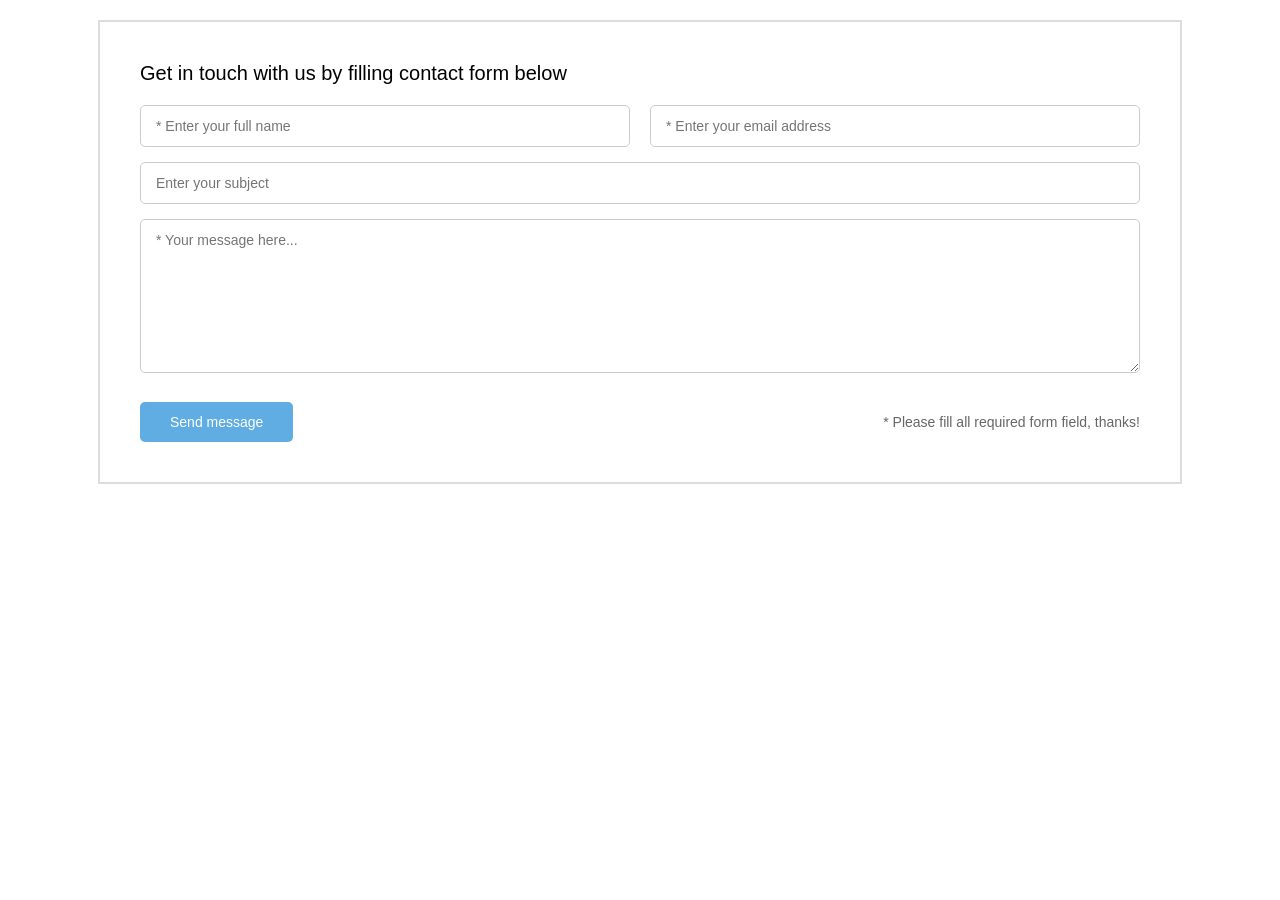
<file: BTTH2/Bai1/index.html>
<!DOCTYPE html>
<html lang="en">
<head>
    <meta charset="UTF-8">
    <meta name="viewport" content="width=device-width, initial-scale=1.0">
    <title>Document</title>
    <link rel="stylesheet" href="style.css">
</head>
<body>
    
    <form action="" id="message">
        <h3>Get in touch with us by filling contact form below</h3>
        
        <div class="row">
            <input type="text" placeholder="* Enter your full name">
            <input type="text" placeholder="* Enter your email address">
        </div>
        
        <input type="text" placeholder="Enter your subject">
        
        <textarea placeholder="* Your message here..." rows="8" class="inputmessage"></textarea>
        
        <div class="footer">
            <button type="submit" class="click">Send message</button>
            <p>* Please fill all required form field, thanks!</p>
        </div>
    </form>

</body>
</html>
</file>
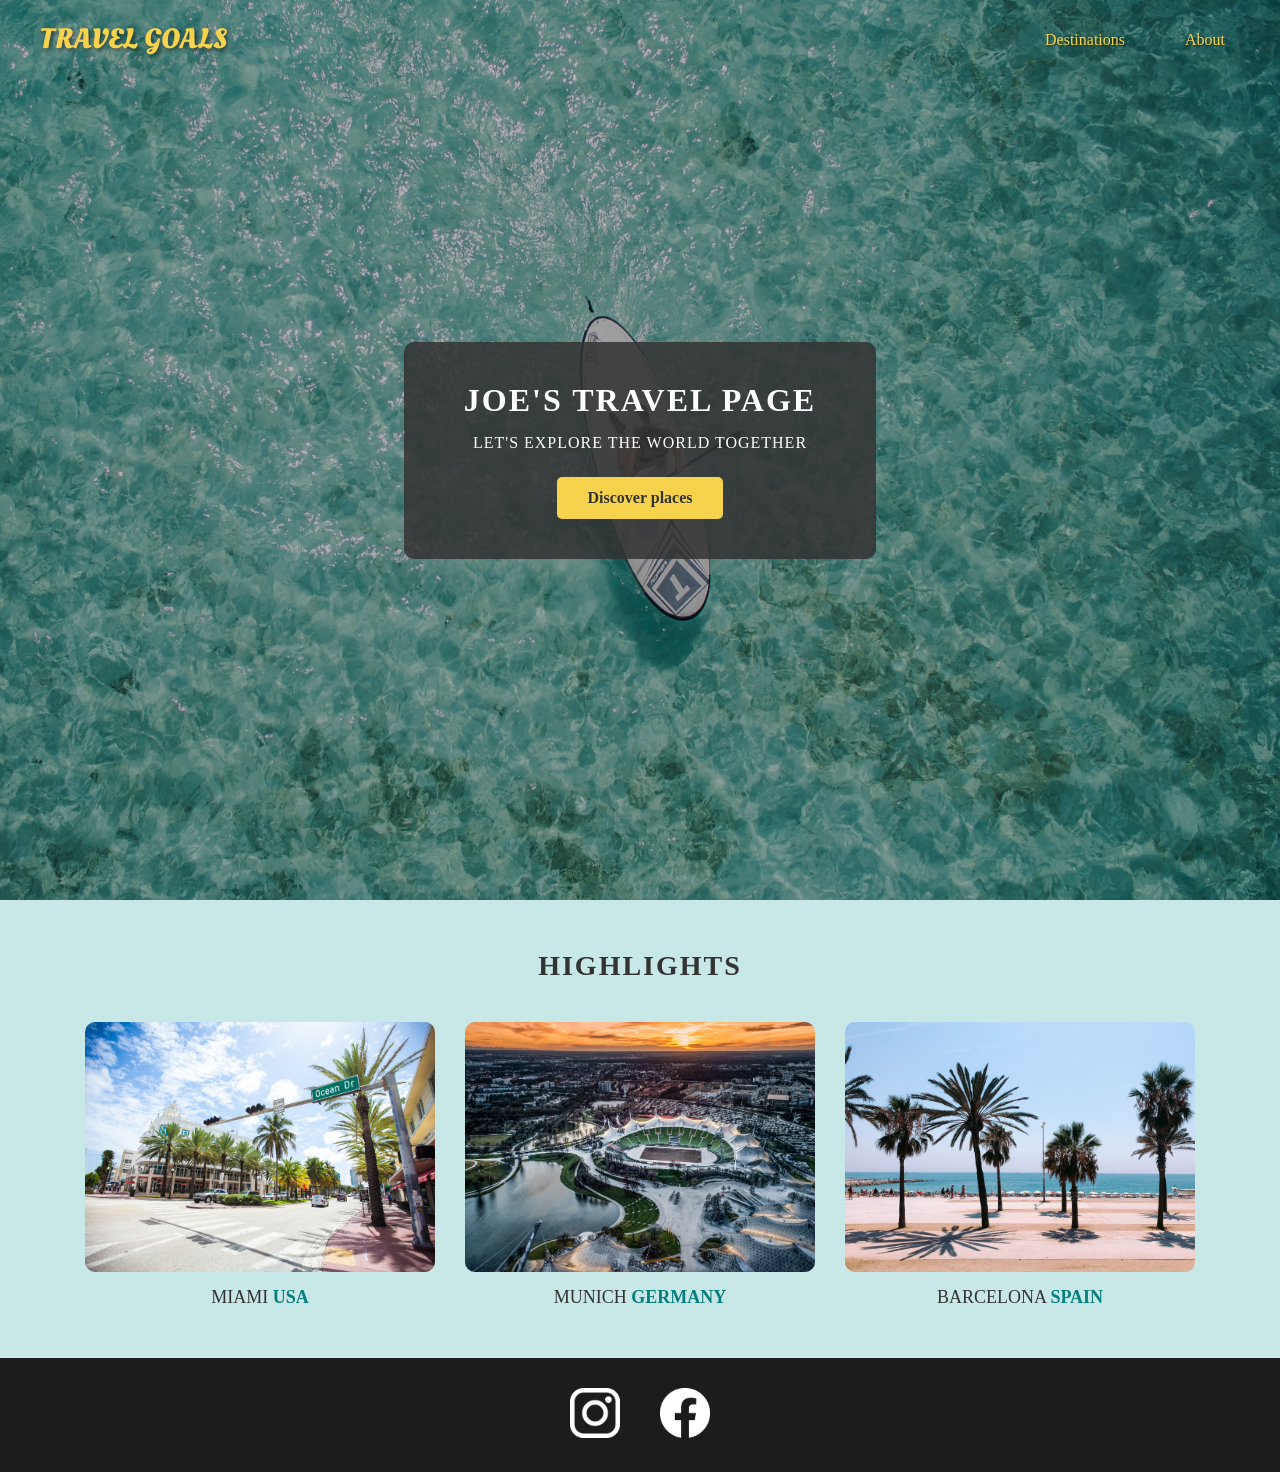
<file: BTTH2/Bai2/index.html>
<!DOCTYPE html>
<html lang="en">
  <head>
    <meta charset="UTF-8" />
    <meta name="viewport" content="width=device-width, initial-scale=1.0" />
    <link
      href="https://fonts.googleapis.com/css2?family=Raleway:wght@700&family=Oleo+Script:wght@700&family=Quicksand:wght@300;500&display=swap"
      rel="stylesheet"
    />
    <link rel="stylesheet" href="styles.css" />
    <title>Travel Goals</title>
  </head>
  <body>
    <header>
      <div id="page-logo">
        <a href="#">TRAVEL GOALS</a>
      </div>
      <nav>
        <ul>
          <li><a href="#">Destinations</a></li>
          <li><a href="#">About</a></li>
        </ul>
      </nav>
    </header>
    <main>
      <section id="hero">
        <div id="hero-content">
          <h1>JOE'S TRAVEL PAGE</h1>
          <p>LET'S EXPLORE THE WORLD TOGETHER</p>
          <a href="#" class="btn">Discover places</a>
        </div>
      </section>
      <section id="highlights">
        <h2>HIGHLIGHTS</h2>
        <ul id="destinations">
          <li class="destination">
            <img src="extra-files/cities/miami.jpg" alt="Miami streets on sunny day" />
            <p>MIAMI <strong>USA</strong></p>
          </li>
          <li class="destination">
            <img src="extra-files/cities/munich.jpg" alt="Munich stadium in winter" />
            <p>MUNICH <strong>GERMANY</strong></p>
          </li>
          <li class="destination">
            <img src="extra-files/cities/barcelona.jpg" alt="Palm beach in Barcelona" />
            <p>BARCELONA <strong>SPAIN</strong></p>
          </li>
        </ul>
      </section>
    </main>
    <footer>
      <ul>
        <li>
          <a href="https://www.instagram.com">
            <img src="extra-files/icons/insta.png" alt="Instagram logo" />
          </a>
        </li>
        <li>
          <a href="https://www.facebook.com">
            <img src="extra-files/icons/facebook.png" alt="Facebook logo" />
          </a>
        </li>
      </ul>
    </footer>
  </body>
</html>
</file>
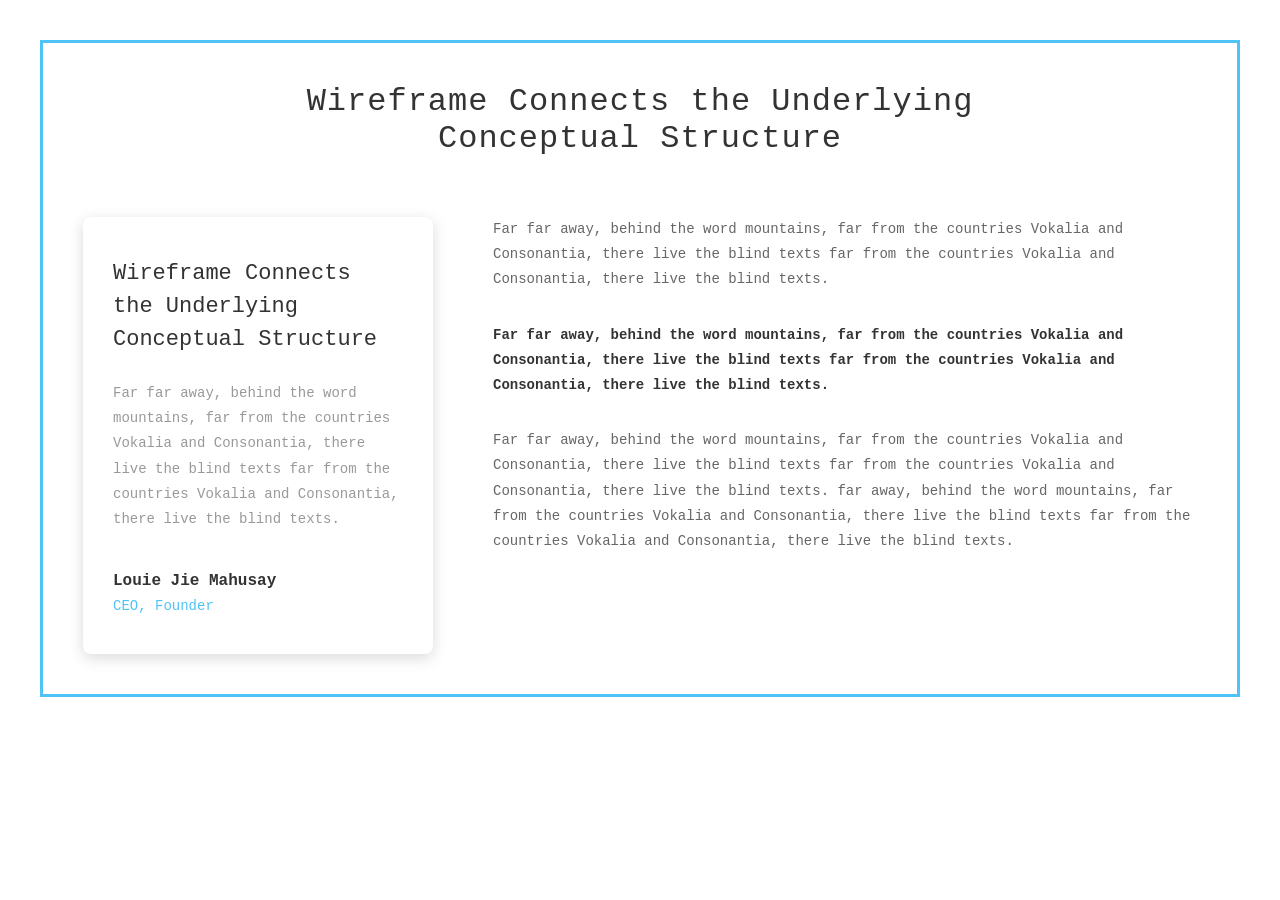
<file: BTTH2/Bai3/index.html>
<!DOCTYPE html>
<html lang="en">
<head>
    <meta charset="UTF-8">
    <meta name="viewport" content="width=device-width, initial-scale=1.0">
    <title>Wireframe Layout</title>
    <link rel="stylesheet" href="style.css">
</head>
<body>
    <div class="container">
        <h1 class="main-title">Wireframe Connects the Underlying<br>Conceptual Structure</h1>
        
        <div class="content-wrapper">
            <div class="card">
                <h2>Wireframe Connects the Underlying Conceptual Structure</h2>
                <p class="card-text">
                    Far far away, behind the word mountains, far from the countries Vokalia and Consonantia, there live the blind texts far from the countries Vokalia and Consonantia, there live the blind texts.
                </p>
                <h3 class="author-name">Louie Jie Mahusay</h3>
                <p class="author-title">CEO, Founder</p>
            </div>
            
            <div class="text-content">
                <p>
                    Far far away, behind the word mountains, far from the countries Vokalia and Consonantia, there live the blind texts far from the countries Vokalia and Consonantia, there live the blind texts.
                </p>
                <p>
                    <strong>Far far away, behind the word mountains, far from the countries Vokalia and Consonantia, there live the blind texts far from the countries Vokalia and Consonantia, there live the blind texts.</strong>
                </p>
                <p>
                    Far far away, behind the word mountains, far from the countries Vokalia and Consonantia, there live the blind texts far from the countries Vokalia and Consonantia, there live the blind texts. far away, behind the word mountains, far from the countries Vokalia and Consonantia, there live the blind texts far from the countries Vokalia and Consonantia, there live the blind texts.
                </p>
            </div>
        </div>
    </div>
</body>
</html>
</file>
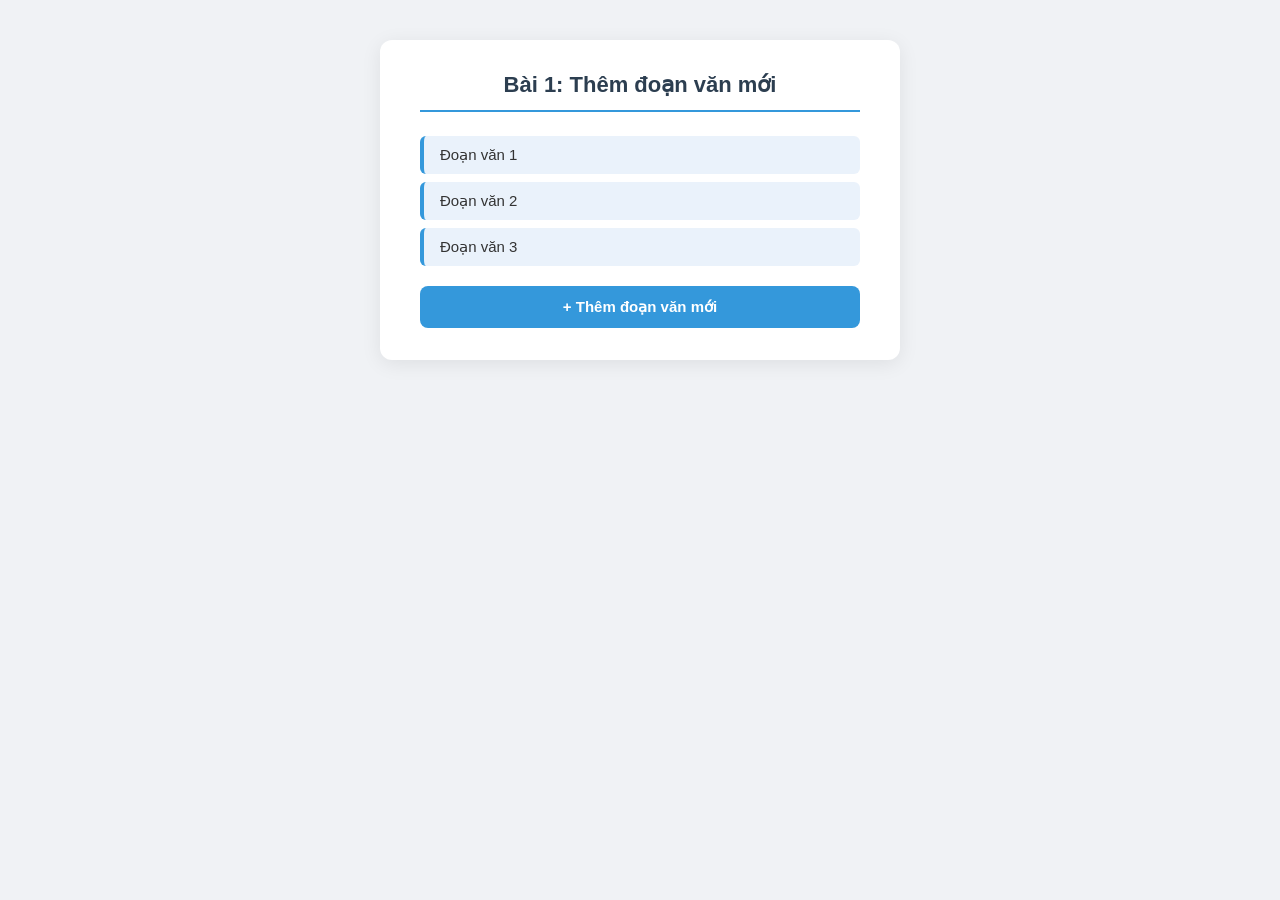
<file: BTVN/Projects/index.html>
<!DOCTYPE html>
<html lang="en">
<head>
  <meta charset="UTF-8">
  <meta name="viewport" content="width=device-width, initial-scale=1.0">
  <title>Bài tập 1 - Thêm đoạn văn</title>
  <link rel="stylesheet" href="css/style.css">
</head>
<body>
  <div class="page-wrapper">
    <h2 class="page-title">Bài 1: Thêm đoạn văn mới</h2>
    <div class="paragraph-list" id="paragraphList">
      <p>Đoạn văn 1</p>
      <p>Đoạn văn 2</p>
      <p>Đoạn văn 3</p>
    </div>
    <button class="btn-primary" id="btnAddParagraph">+ Thêm đoạn văn mới</button>
  </div>
  <script src="js/script.js"></script>
</body>
</html>
</file>
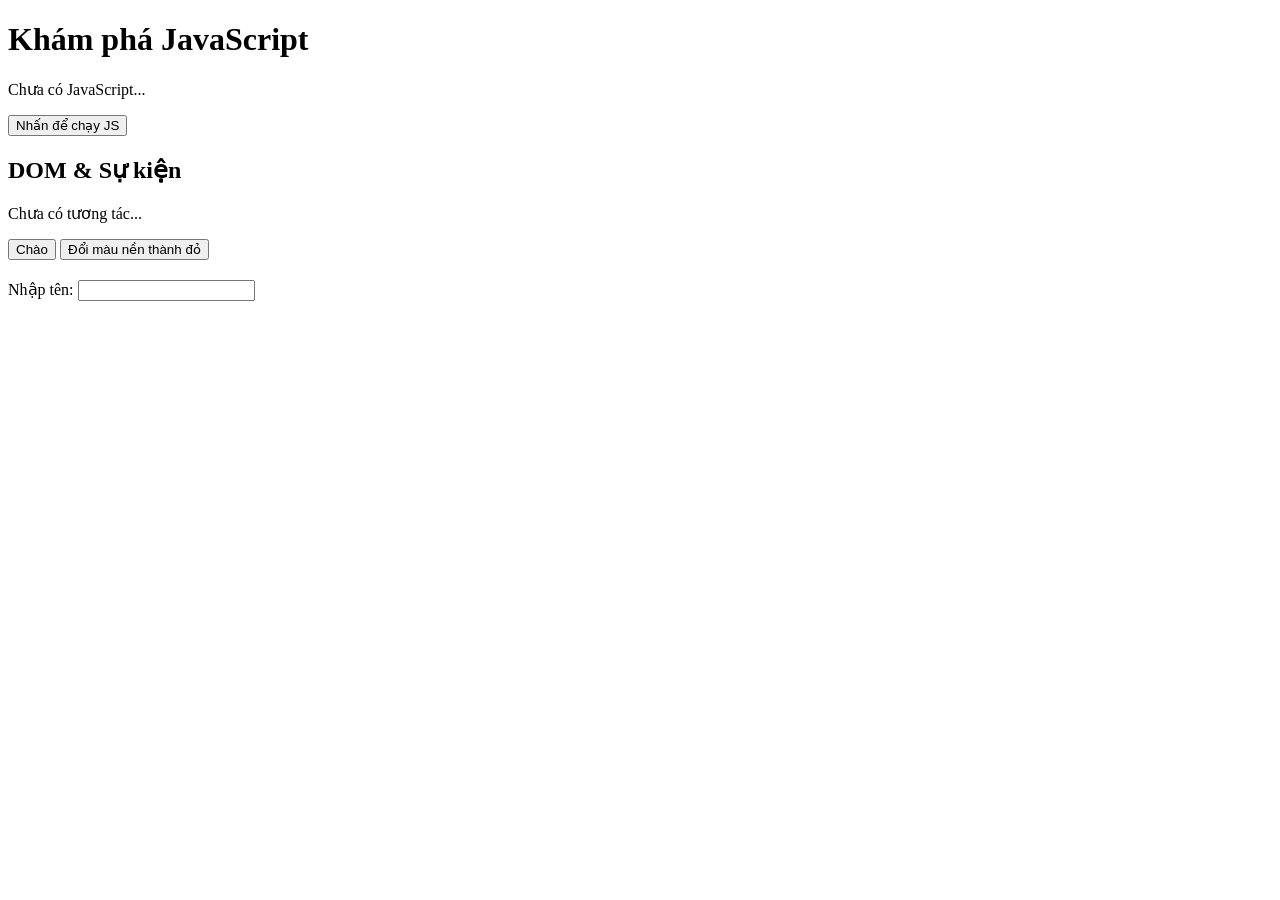
<file: BTTH3/lab-js-basic.html>
<!DOCTYPE html>
<html lang="vi">
  <head>
    <meta charset="UTF-8">
    <title>Lab JS Cơ bản</title>
  </head>
  <body>
    <h1>Khám phá JavaScript</h1>
    <p id="welcome">Chưa có JavaScript...</p>
    <button id="runBtn">Nhấn để chạy JS</button>

    <section>
      <h2>DOM & Sự kiện</h2>
      <p id="status">Chưa có tương tác...</p>

      <button id="btnHello">Chào</button>
      <button id="btnRed">Đổi màu nền thành đỏ</button>

      <div style="margin-top: 20px;">
        <label>Nhập tên: </label>
        <input id="nameInput" type="text" />
        <p id="greeting"></p>
      </div>
    </section>

    <script src="dom.js"></script>
    <script src="main.js"></script>
  </body>
</html>
</file>
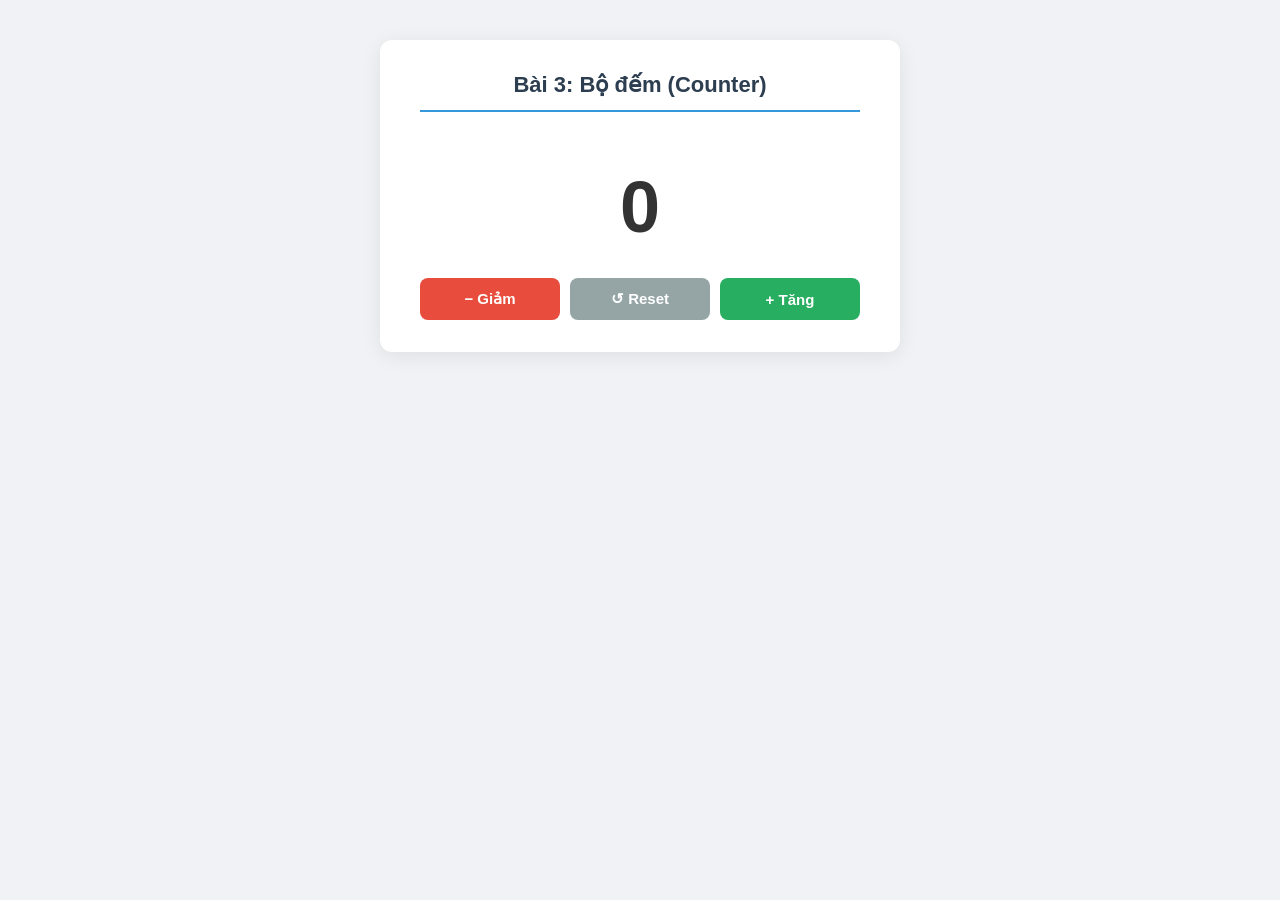
<file: BTVN/Projects/counter.html>
<!DOCTYPE html>
<html lang="en">
<head>
  <meta charset="UTF-8">
  <meta name="viewport" content="width=device-width, initial-scale=1.0">
  <title>Bài tập 3 - Bộ đếm</title>
  <link rel="stylesheet" href="css/style.css">
</head>
<body>
  <div class="page-wrapper">
    <h2 class="page-title">Bài 3: Bộ đếm (Counter)</h2>
    <div class="counter-display">
      <span class="counter-value" id="counterValue">0</span>
    </div>
    <div class="counter-buttons">
      <button class="btn-counter btn-decrease" id="btnDecrease">− Giảm</button>
      <button class="btn-counter btn-reset" id="btnReset">↺ Reset</button>
      <button class="btn-counter btn-increase" id="btnIncrease">+ Tăng</button>
    </div>
  </div>
  <script src="js/counter.js"></script>
</body>
</html>
</file>
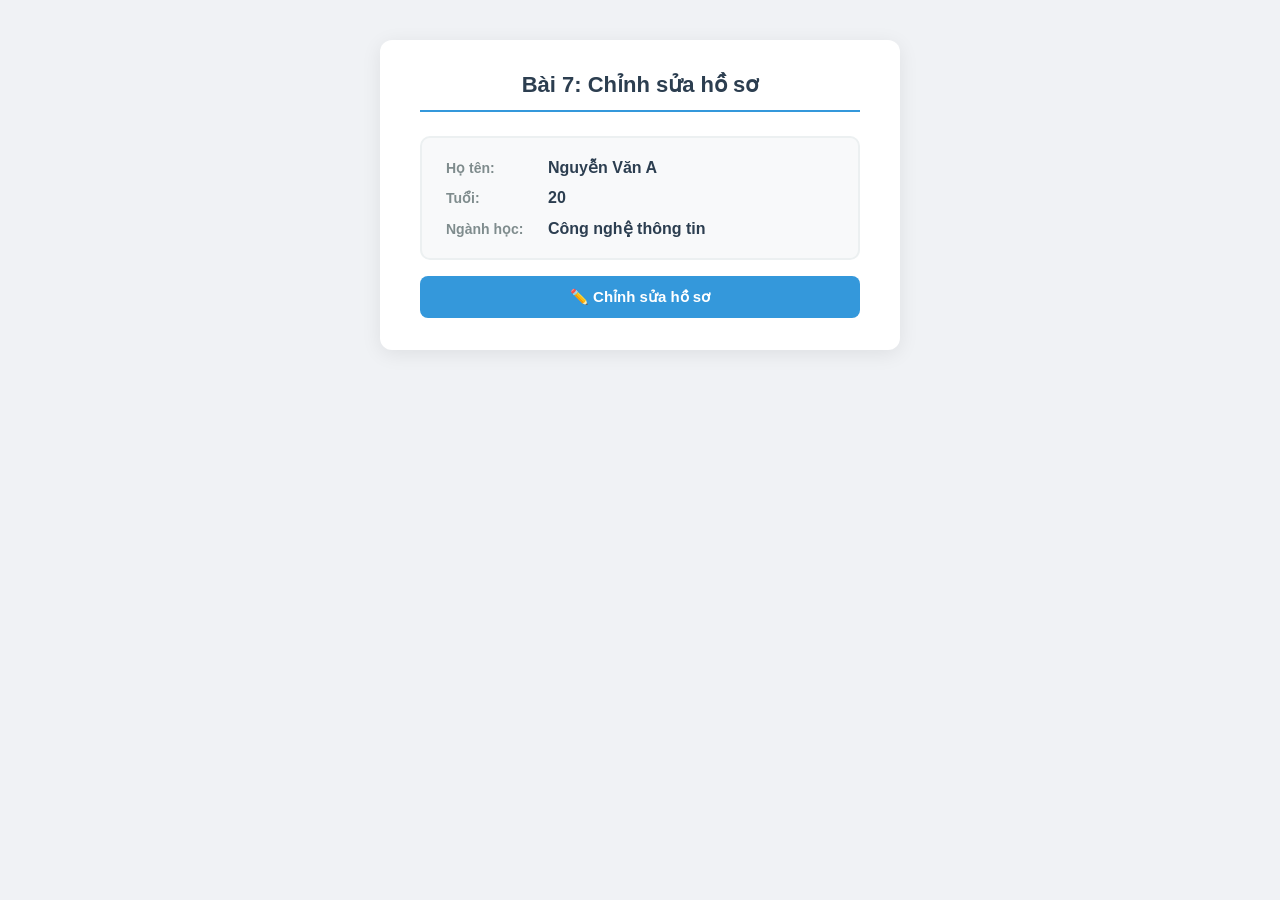
<file: BTVN/Projects/edit-profile.html>
<!DOCTYPE html>
<html lang="en">
<head>
  <meta charset="UTF-8">
  <meta name="viewport" content="width=device-width, initial-scale=1.0">
  <title>Bài tập 7 - Chỉnh sửa hồ sơ</title>
  <link rel="stylesheet" href="css/style.css">
</head>
<body>
  <div class="page-wrapper">
    <h2 class="page-title">Bài 7: Chỉnh sửa hồ sơ</h2>
    <div class="profile-card" id="profileCard">
      <div class="profile-field">
        <span class="field-label">Họ tên:</span>
        <span class="field-value" id="displayName">Nguyễn Văn A</span>
      </div>
      <div class="profile-field">
        <span class="field-label">Tuổi:</span>
        <span class="field-value" id="displayAge">20</span>
      </div>
      <div class="profile-field">
        <span class="field-label">Ngành học:</span>
        <span class="field-value" id="displayMajor">Công nghệ thông tin</span>
      </div>
    </div>
    <div class="edit-form" id="editForm" style="display: none;">
      <div class="form-group">
        <label for="editName">Họ tên:</label>
        <input type="text" id="editName">
      </div>
      <div class="form-group">
        <label for="editAge">Tuổi:</label>
        <input type="number" id="editAge">
      </div>
      <div class="form-group">
        <label for="editMajor">Ngành học:</label>
        <input type="text" id="editMajor">
      </div>
      <div class="form-actions">
        <button class="btn-save" id="btnSaveProfile">💾 Lưu</button>
        <button class="btn-cancel" id="btnCancelEdit">✕ Huỷ</button>
      </div>
    </div>
    <button class="btn-primary" id="btnEditProfile" style="margin-top: 16px;">✏️ Chỉnh sửa hồ sơ</button>
  </div>
  <script src="js/edit-profile.js"></script>
</body>
</html>
</file>
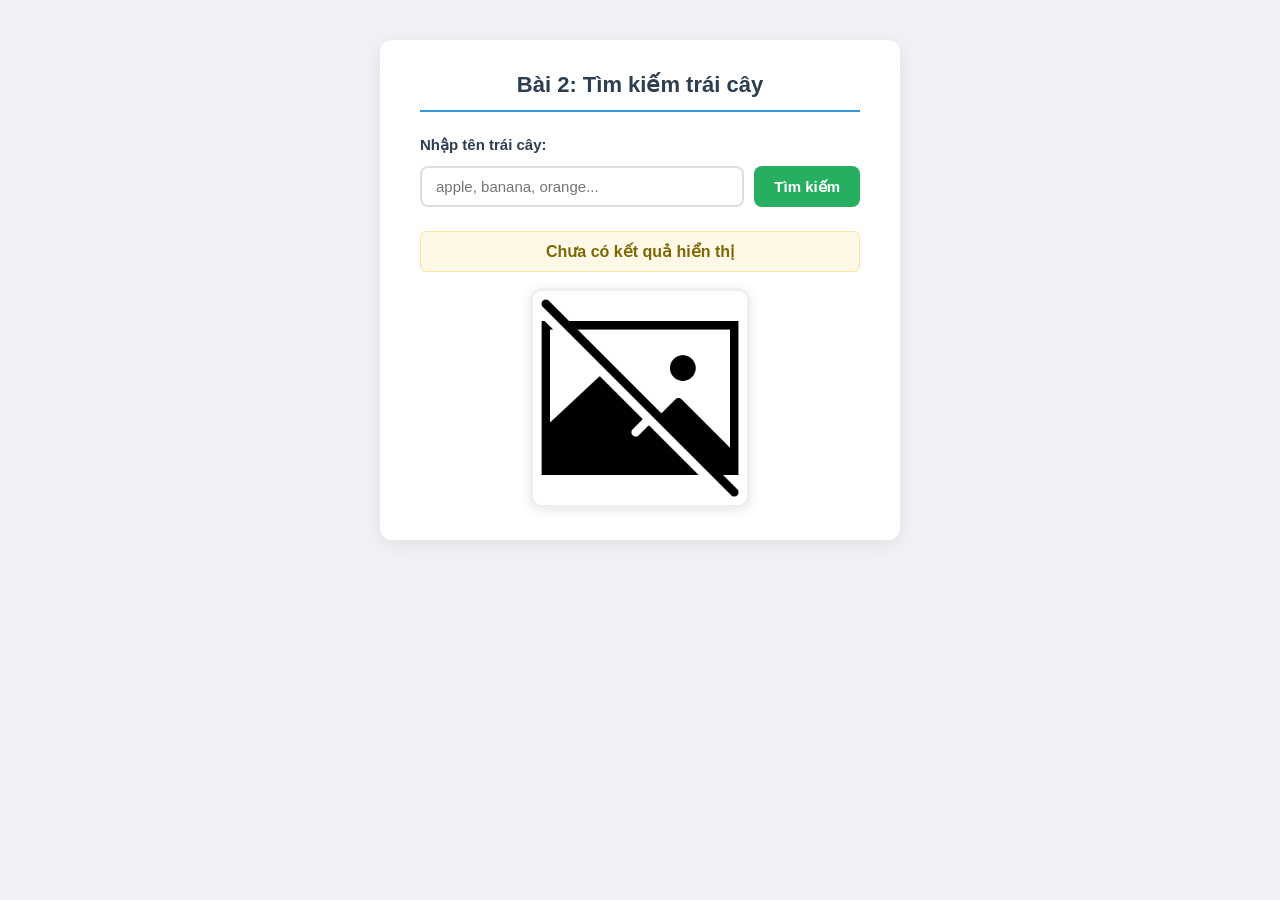
<file: BTVN/Projects/fruit.html>
<!DOCTYPE html>
<html lang="en">
<head>
  <meta charset="UTF-8">
  <meta name="viewport" content="width=device-width, initial-scale=1.0">
  <title>Bài tập 2 - Tìm trái cây</title>
  <link rel="stylesheet" href="css/style.css">
</head>
<body>
  <div class="page-wrapper">
    <h2 class="page-title">Bài 2: Tìm kiếm trái cây</h2>
    <div class="search-section">
      <label for="inputFruitName">Nhập tên trái cây:</label>
      <div class="search-row">
        <input type="text" id="inputFruitName" placeholder="apple, banana, orange...">
        <button class="btn-search" id="btnSearchFruit">Tìm kiếm</button>
      </div>
    </div>
    <div class="result-section">
      <p class="result-text" id="resultMessage">Chưa có kết quả hiển thị</p>
      <div class="result-image" id="resultImageContainer">
        <img src="images/no-image.jpg" alt="No Image">
      </div>
    </div>
  </div>
  <script src="js/fruit.js"></script>
</body>
</html>
</file>
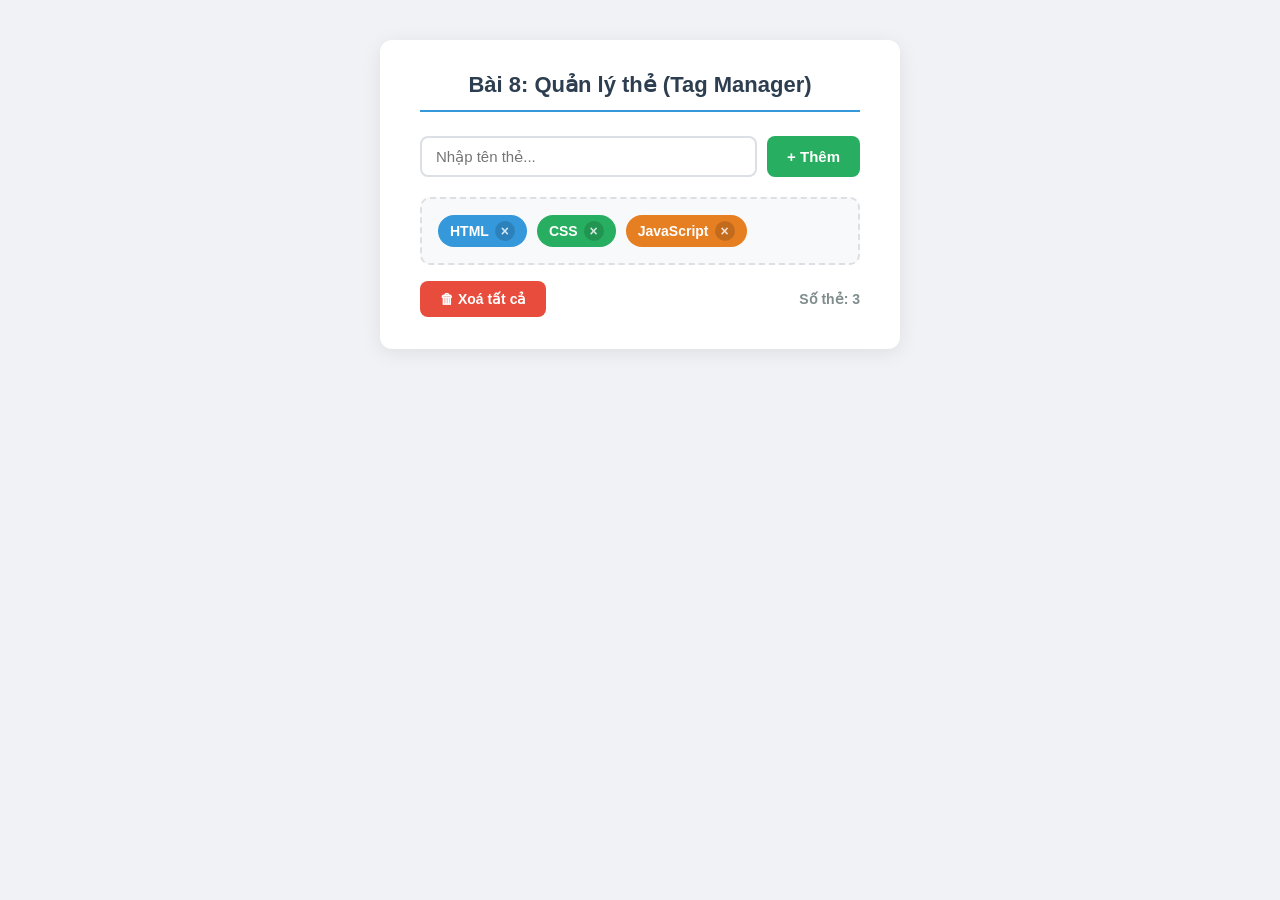
<file: BTVN/Projects/gallery.html>
<!DOCTYPE html>
<html lang="en">
<head>
  <meta charset="UTF-8">
  <meta name="viewport" content="width=device-width, initial-scale=1.0">
  <title>Bài tập 8 - Quản lý thẻ (Tag)</title>
  <link rel="stylesheet" href="css/style.css">
</head>
<body>
  <div class="page-wrapper">
    <h2 class="page-title">Bài 8: Quản lý thẻ (Tag Manager)</h2>
    <div class="tag-input-section">
      <div class="search-row">
        <input type="text" id="inputTagName" placeholder="Nhập tên thẻ...">
        <button class="btn-search" id="btnAddTag">+ Thêm</button>
      </div>
    </div>
    <div class="tag-container" id="tagContainer">
      <span class="tag-item">HTML <button class="tag-remove">×</button></span>
      <span class="tag-item">CSS <button class="tag-remove">×</button></span>
      <span class="tag-item">JavaScript <button class="tag-remove">×</button></span>
    </div>
    <div class="tag-actions">
      <button class="btn-danger" id="btnRemoveAll">🗑 Xoá tất cả</button>
      <p class="tag-count" id="tagCountInfo">Số thẻ: 3</p>
    </div>
  </div>
  <script src="js/tag-manager.js"></script>
</body>
</html>
</file>
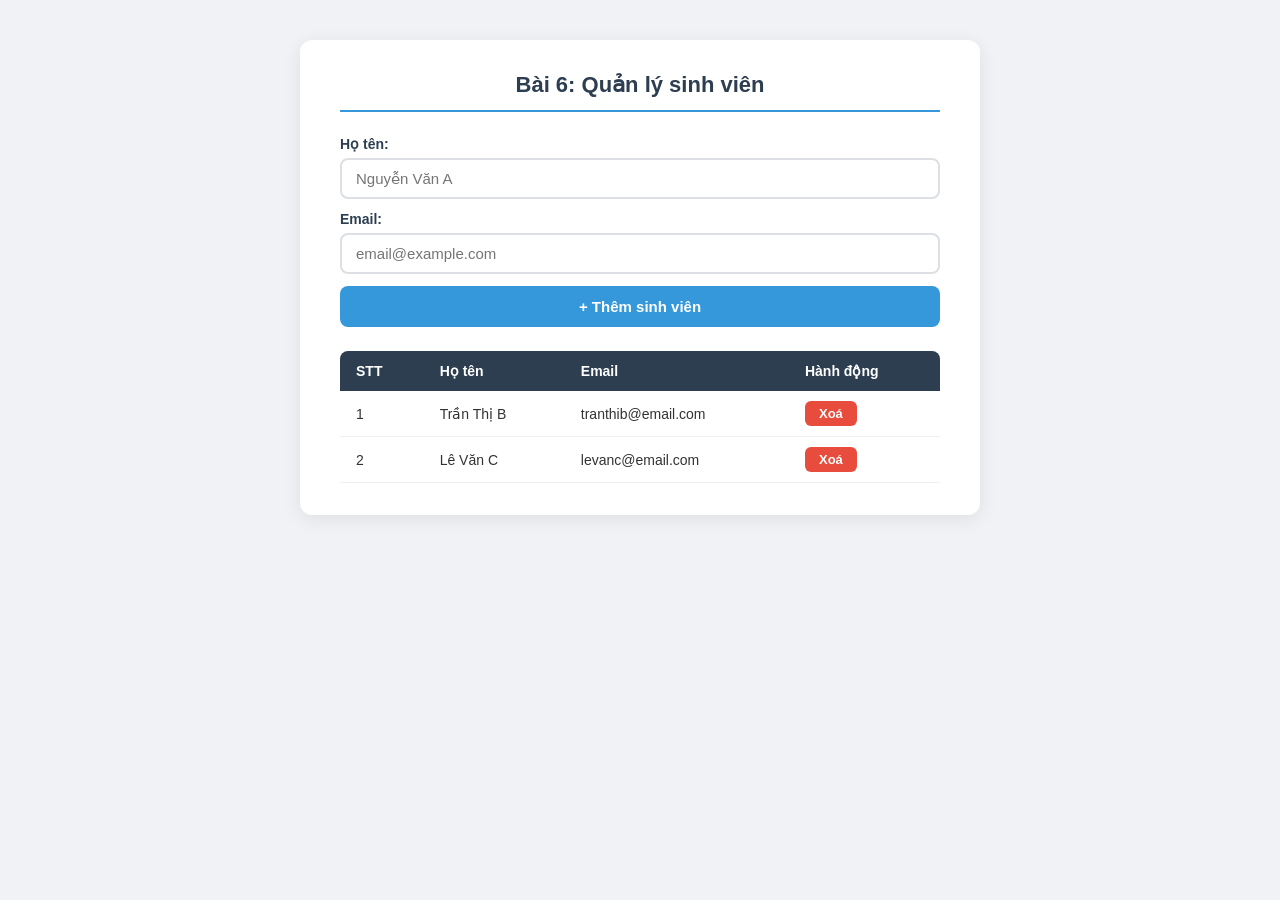
<file: BTVN/Projects/student.html>
<!DOCTYPE html>
<html lang="en">
<head>
  <meta charset="UTF-8">
  <meta name="viewport" content="width=device-width, initial-scale=1.0">
  <title>Bài tập 6 - Quản lý sinh viên</title>
  <link rel="stylesheet" href="css/style.css">
</head>
<body>
  <div class="page-wrapper page-wrapper-wide">
    <h2 class="page-title">Bài 6: Quản lý sinh viên</h2>
    <div class="form-section">
      <div class="form-group">
        <label for="inputStudentName">Họ tên:</label>
        <input type="text" id="inputStudentName" placeholder="Nguyễn Văn A">
      </div>
      <div class="form-group">
        <label for="inputStudentEmail">Email:</label>
        <input type="text" id="inputStudentEmail" placeholder="email@example.com">
      </div>
      <button class="btn-primary" id="btnAddStudent">+ Thêm sinh viên</button>
    </div>
    <table class="data-table" id="studentTable">
      <thead>
        <tr>
          <th>STT</th>
          <th>Họ tên</th>
          <th>Email</th>
          <th>Hành động</th>
        </tr>
      </thead>
      <tbody id="studentTableBody">
        <tr>
          <td>1</td>
          <td>Trần Thị B</td>
          <td>tranthib@email.com</td>
          <td><button class="btn-delete">Xoá</button></td>
        </tr>
        <tr>
          <td>2</td>
          <td>Lê Văn C</td>
          <td>levanc@email.com</td>
          <td><button class="btn-delete">Xoá</button></td>
        </tr>
      </tbody>
    </table>
  </div>
  <script src="js/student.js"></script>
</body>
</html>
</file>
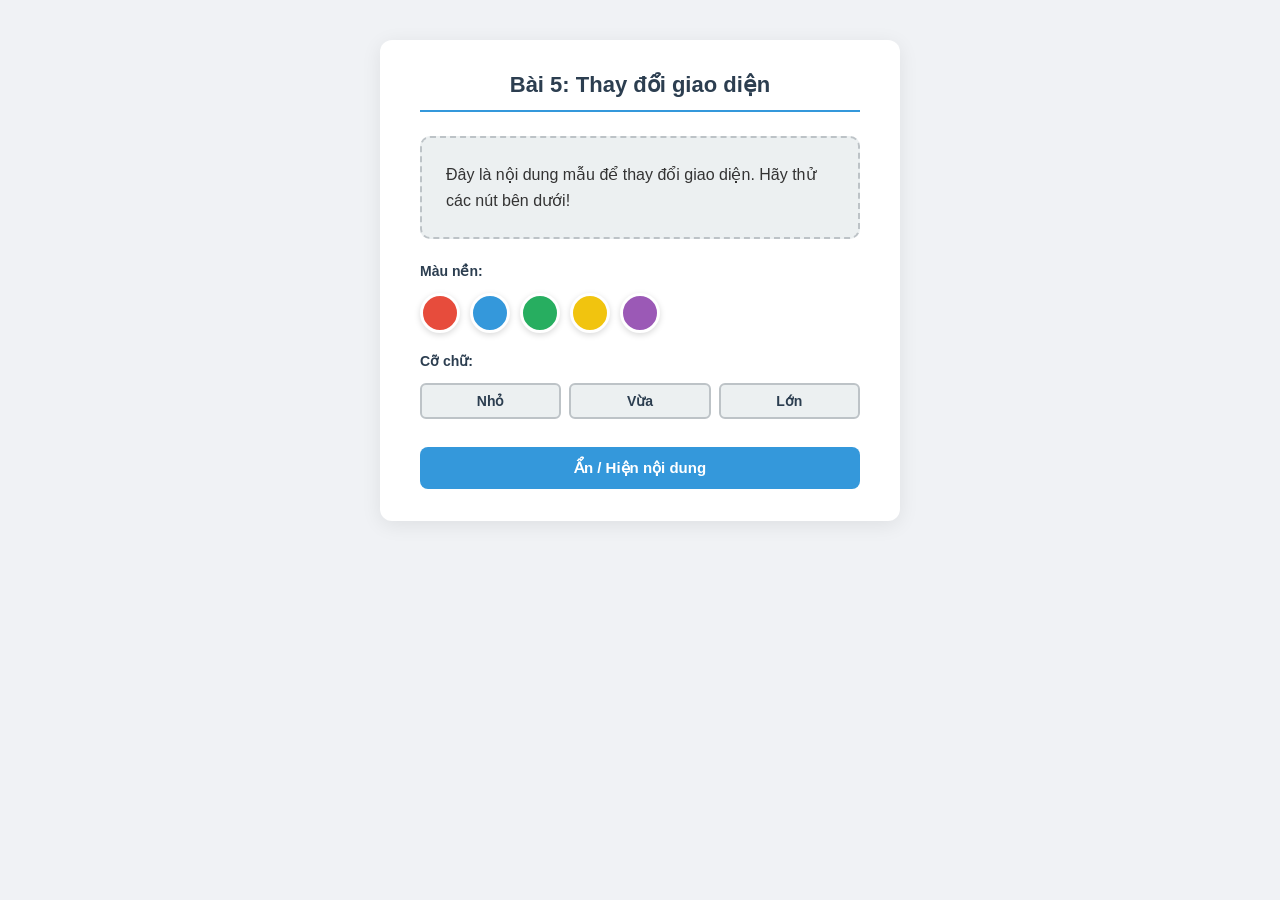
<file: BTVN/Projects/style-changer.html>
<!DOCTYPE html>
<html lang="en">
<head>
  <meta charset="UTF-8">
  <meta name="viewport" content="width=device-width, initial-scale=1.0">
  <title>Bài tập 5 - Thay đổi giao diện</title>
  <link rel="stylesheet" href="css/style.css">
</head>
<body>
  <div class="page-wrapper">
    <h2 class="page-title">Bài 5: Thay đổi giao diện</h2>
    <div class="preview-box" id="previewBox">
      <p>Đây là nội dung mẫu để thay đổi giao diện. Hãy thử các nút bên dưới!</p>
    </div>
    <div class="style-controls">
      <p class="control-label">Màu nền:</p>
      <div class="color-buttons">
        <button class="btn-color" id="btnColorRed" style="background-color: #e74c3c;" data-color="#e74c3c"></button>
        <button class="btn-color" id="btnColorBlue" style="background-color: #3498db;" data-color="#3498db"></button>
        <button class="btn-color" id="btnColorGreen" style="background-color: #27ae60;" data-color="#27ae60"></button>
        <button class="btn-color" id="btnColorYellow" style="background-color: #f1c40f;" data-color="#f1c40f"></button>
        <button class="btn-color" id="btnColorPurple" style="background-color: #9b59b6;" data-color="#9b59b6"></button>
      </div>
      <p class="control-label">Cỡ chữ:</p>
      <div class="size-buttons">
        <button class="btn-size" id="btnSizeSmall">Nhỏ</button>
        <button class="btn-size" id="btnSizeNormal">Vừa</button>
        <button class="btn-size" id="btnSizeLarge">Lớn</button>
      </div>
      <div class="toggle-section">
        <button class="btn-primary" id="btnToggleVisibility">Ẩn / Hiện nội dung</button>
      </div>
    </div>
  </div>
  <script src="js/style-changer.js"></script>
</body>
</html>
</file>
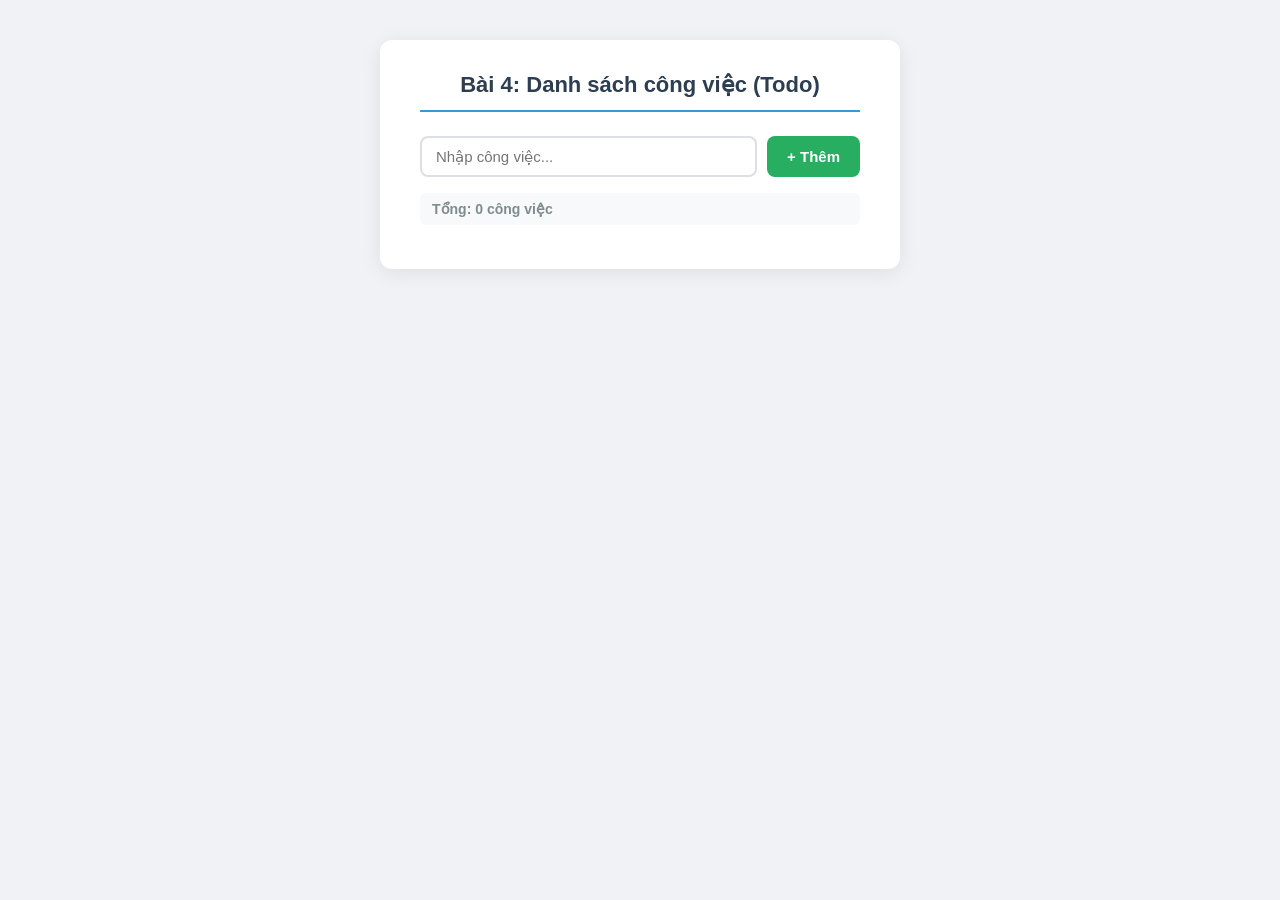
<file: BTVN/Projects/todo.html>
<!DOCTYPE html>
<html lang="en">
<head>
  <meta charset="UTF-8">
  <meta name="viewport" content="width=device-width, initial-scale=1.0">
  <title>Bài tập 4 - Danh sách công việc</title>
  <link rel="stylesheet" href="css/style.css">
</head>
<body>
  <div class="page-wrapper">
    <h2 class="page-title">Bài 4: Danh sách công việc (Todo)</h2>
    <div class="todo-input-section">
      <div class="search-row">
        <input type="text" id="inputTaskName" placeholder="Nhập công việc...">
        <button class="btn-search" id="btnAddTask">+ Thêm</button>
      </div>
    </div>
    <p class="todo-info" id="taskCountInfo">Tổng: 0 công việc</p>
    <ul class="todo-list" id="taskList">
      <!-- Các item sẽ được thêm bằng JS -->
    </ul>
  </div>
  <script src="js/todo.js"></script>
</body>
</html>
</file>
<file: BTTH2/Bai1/style.css>
body
{
    margin: 0;
    padding: 20px;
    font-family: Arial, sans-serif;
}

#message
{
    border: 2px solid #ddd;
    padding: 40px;
    max-width: 1000px;
    margin: 0 auto;
}

#message h3
{
    margin: 0 0 20px 0;
    font-size: 20px;
    font-weight: normal;
}

#message .row
{
    display: flex;
    gap: 20px;
    margin-bottom: 15px;
}

#message input,
.inputmessage
{
    width: 100%;
    padding: 12px 15px;
    border: 1px solid #ccc;
    border-radius: 5px;
    font-size: 14px;
    box-sizing: border-box;
    margin-bottom: 15px;
}

#message .row input
{
    margin-bottom: 0;
}

#message .inputmessage
{
    resize: vertical;
    font-family: Arial, sans-serif;
}

#message .click
{
    background-color: #5fade2;
    color: white;
    padding: 12px 30px;
    border: none;
    border-radius: 5px;
    cursor: pointer;
    font-size: 14px;
}

#message .footer
{
    display: flex;
    justify-content: space-between;
    align-items: center;
    margin-top: 10px;
}

#message .footer p
{
    margin: 0;
    color: #666;
    font-size: 14px;
}
</file>
<file: BTTH2/Bai2/styles.css>
* {
  margin: 0;
  padding: 0;
  box-sizing: border-box;
}

header {
  position: absolute;
  top: 0;
  left: 0;
  right: 0;
  background: transparent;
  padding: 20px 40px;
  display: flex;
  justify-content: space-between;
  align-items: center;
  z-index: 100;
}

#page-logo a {
  font-family: 'Oleo Script', cursive;
  font-size: 28px;
  color: #f7d34d;
  text-decoration: none;
  font-weight: 700;
  text-shadow: 2px 2px 4px rgba(0, 0, 0, 0.5);
}

nav ul {
  list-style: none;
  display: flex;
  gap: 30px;
}

nav a {
  color: #f7d34d;
  text-decoration: none;
  font-size: 16px;
  font-weight: 500;
  padding: 8px 15px;
  transition: all 0.3s;
  text-shadow: 1px 1px 2px rgba(0, 0, 0, 0.5);
}

nav a:hover {
  background-color: rgba(247, 211, 77, 0.3);
}


#hero {
  background-image: url('extra-files/cities2/ocean.jpg');
  background-size: cover;
  background-position: center;
  height: 100vh;
  display: flex;
  justify-content: center;
  align-items: center;
  position: relative;
}

#hero::before {
  content: '';
  position: absolute;
  top: 0;
  left: 0;
  right: 0;
  bottom: 0;
  background: rgba(0, 0, 0, 0.3);
}

#hero-content {
  position: relative;
  z-index: 1;
  text-align: center;
  background: rgba(51, 51, 51, 0.85);
  padding: 40px 60px;
  border-radius: 10px;
}

#hero-content h1 {
  color: white;
  font-size: 32px;
  font-weight: 700;
  margin-bottom: 15px;
  letter-spacing: 2px;
}

#hero-content p {
  color: white;
  font-size: 16px;
  margin-bottom: 25px;
  font-weight: 300;
  letter-spacing: 1px;
}

.btn {
  background-color: #f7d34d;
  color: #333;
  text-decoration: none;
  padding: 12px 30px;
  border-radius: 5px;
  font-weight: 700;
  display: inline-block;
  transition: all 0.3s;
}

.btn:hover {
  background-color: #e6c240;
  transform: translateY(-2px);
}


#highlights {
  background-color: #c8e7e7;
  padding: 50px 40px;
}

#highlights h2 {
  text-align: center;
  font-size: 28px;
  margin-bottom: 40px;
  color: #333;
  font-weight: 700;
  letter-spacing: 2px;
}

#destinations {
  list-style: none;
  display: flex;
  justify-content: center;
  gap: 30px;
  flex-wrap: wrap;
  max-width: 1200px;
  margin: 0 auto;
}

.destination {
  flex: 0 0 calc(33.333% - 20px);
  max-width: 350px;
}

.destination img {
  width: 100%;
  height: 250px;
  object-fit: cover;
  border-radius: 10px;
  display: block;
}

.destination p {
  text-align: center;
  margin-top: 15px;
  font-size: 18px;
  color: #333;
  font-weight: 300;
}

.destination strong {
  font-weight: 700;
  color: #077e7e;
}


footer {
  background-color: #1c1c1c;
  padding: 30px;
  text-align: center;
}

footer ul {
  list-style: none;
  display: flex;
  justify-content: center;
  gap: 40px;
}

footer img {
  width: 50px;
  height: 50px;
  transition: transform 0.3s;
}

footer img:hover {
  transform: scale(1.1);
}


@media (max-width: 768px) {
  .destination {
    flex: 0 0 100%;
  }
  
  #hero-content h1 {
    font-size: 24px;
  }
  
  header {
    flex-direction: column;
    gap: 15px;
  }
}
</file>
<file: BTTH2/Bai3/style.css>
* {
    margin: 0;
    padding: 0;
    box-sizing: border-box;
}

body {
    font-family: 'Courier New', monospace;
    background-color: white;
    padding: 40px 20px;
}

.container {
    max-width: 1200px;
    margin: 0 auto;
    border: 3px solid #4fc3f7;
    padding: 40px;
    background-color: white;
}

.main-title {
    text-align: center;
    font-size: 32px;
    font-weight: 400;
    margin-bottom: 60px;
    color: #333;
    letter-spacing: 1px;
}

.content-wrapper {
    display: flex;
    gap: 60px;
    align-items: flex-start;
}

.card {
    flex: 0 0 350px;
    background-color: white;
    padding: 40px 30px;
    box-shadow: 0 4px 15px rgba(0, 0, 0, 0.15);
    border-radius: 8px;
}

.card h2 {
    font-size: 22px;
    font-weight: 400;
    margin-bottom: 25px;
    color: #333;
    line-height: 1.5;
}

.card-text {
    font-size: 14px;
    color: #999;
    line-height: 1.8;
    margin-bottom: 40px;
}

.author-name {
    font-size: 16px;
    font-weight: 700;
    color: #333;
    margin-bottom: 8px;
}

.author-title {
    font-size: 14px;
    color: #4fc3f7;
    font-weight: 400;
}

.text-content {
    flex: 1;
    display: flex;
    flex-direction: column;
    gap: 30px;
}

.text-content p {
    font-size: 14px;
    color: #666;
    line-height: 1.8;
}

.text-content p strong {
    color: #333;
    font-weight: 700;
}

@media (max-width: 768px) {
    .content-wrapper {
        flex-direction: column;
    }
    
    .card {
        flex: 1;
        width: 100%;
    }
}
</file>
<file: BTVN/Projects/css/style.css>
/* ===== RESET & BASE ===== */
* {
    margin: 0;
    padding: 0;
    box-sizing: border-box;
}

body {
    font-family: 'Segoe UI', Tahoma, Geneva, Verdana, sans-serif;
    background-color: #f0f2f5;
    color: #333;
    min-height: 100vh;
    display: flex;
    justify-content: center;
    align-items: flex-start;
    padding: 40px 20px;
}

/* ===== COMMON ===== */
.page-wrapper {
    background-color: #fff;
    border-radius: 12px;
    box-shadow: 0 4px 20px rgba(0, 0, 0, 0.08);
    padding: 32px 40px;
    width: 100%;
    max-width: 520px;
}

.page-title {
    font-size: 22px;
    font-weight: 700;
    color: #2c3e50;
    margin-bottom: 24px;
    text-align: center;
    border-bottom: 2px solid #3498db;
    padding-bottom: 12px;
}

/* ===== BÀI 1: ADD PARAGRAPH ===== */
.paragraph-list {
    list-style: none;
    display: flex;
    flex-direction: column;
    gap: 8px;
    margin-bottom: 20px;
}

.paragraph-list p {
    background-color: #eaf2fb;
    padding: 10px 16px;
    border-radius: 6px;
    font-size: 15px;
    border-left: 4px solid #3498db;
    transition: background-color 0.2s;
}

.paragraph-list p:hover {
    background-color: #d4e6f9;
}

.btn-primary {
    display: block;
    width: 100%;
    padding: 12px;
    font-size: 15px;
    font-weight: 600;
    color: #fff;
    background-color: #3498db;
    border: none;
    border-radius: 8px;
    cursor: pointer;
    transition: background-color 0.2s, transform 0.1s;
}

.btn-primary:hover {
    background-color: #2980b9;
}

.btn-primary:active {
    transform: scale(0.98);
}

/* ===== BÀI 2: FRUIT SEARCH ===== */
.search-section {
    display: flex;
    flex-direction: column;
    gap: 12px;
    margin-bottom: 24px;
}

.search-section label {
    font-size: 15px;
    font-weight: 600;
    color: #2c3e50;
}

.search-row {
    display: flex;
    gap: 10px;
}

.search-row input[type="text"] {
    flex: 1;
    padding: 10px 14px;
    font-size: 15px;
    border: 2px solid #dcdfe3;
    border-radius: 8px;
    outline: none;
    transition: border-color 0.2s;
}

.search-row input[type="text"]:focus {
    border-color: #3498db;
}

.btn-search {
    padding: 10px 20px;
    font-size: 15px;
    font-weight: 600;
    color: #fff;
    background-color: #27ae60;
    border: none;
    border-radius: 8px;
    cursor: pointer;
    white-space: nowrap;
    transition: background-color 0.2s, transform 0.1s;
}

.btn-search:hover {
    background-color: #219a52;
}

.btn-search:active {
    transform: scale(0.98);
}

.result-section {
    text-align: center;
}

.result-text {
    font-size: 16px;
    font-weight: 600;
    margin-bottom: 16px;
    padding: 10px;
    border-radius: 6px;
    background-color: #fef9e7;
    color: #7d6608;
    border: 1px solid #f9e79f;
}

.result-text.found {
    background-color: #eafaf1;
    color: #1e8449;
    border-color: #a9dfbf;
}

.result-image {
    display: flex;
    justify-content: center;
}

.result-image img {
    width: 220px;
    height: 220px;
    object-fit: cover;
    border-radius: 12px;
    border: 3px solid #ecf0f1;
    box-shadow: 0 2px 12px rgba(0, 0, 0, 0.1);
}

/* ===== CAROUSEL (giữ nguyên) ===== */
.carousel-inner {
    max-height: 400px;
    overflow: hidden;
}

.carousel-item {
    height: 400px;
}

.carousel-item img {
    height: 100%;
    object-fit: cover;
    object-position: center;
}

/* ===== COMMON: Form & Input ===== */
.form-section {
    display: flex;
    flex-direction: column;
    gap: 12px;
    margin-bottom: 24px;
}

.form-group {
    display: flex;
    flex-direction: column;
    gap: 6px;
}

.form-group label {
    font-size: 14px;
    font-weight: 600;
    color: #2c3e50;
}

.form-group input[type="text"],
.form-group input[type="number"] {
    padding: 10px 14px;
    font-size: 15px;
    border: 2px solid #dcdfe3;
    border-radius: 8px;
    outline: none;
    transition: border-color 0.2s;
}

.form-group input:focus {
    border-color: #3498db;
}

/* ===== COMMON: Buttons ===== */
.btn-delete {
    padding: 5px 14px;
    font-size: 13px;
    font-weight: 600;
    color: #fff;
    background-color: #e74c3c;
    border: none;
    border-radius: 6px;
    cursor: pointer;
    transition: background-color 0.2s;
}

.btn-delete:hover {
    background-color: #c0392b;
}

.btn-danger {
    padding: 10px 20px;
    font-size: 14px;
    font-weight: 600;
    color: #fff;
    background-color: #e74c3c;
    border: none;
    border-radius: 8px;
    cursor: pointer;
    transition: background-color 0.2s, transform 0.1s;
}

.btn-danger:hover {
    background-color: #c0392b;
}

.btn-danger:active {
    transform: scale(0.98);
}

.btn-save {
    padding: 10px 24px;
    font-size: 14px;
    font-weight: 600;
    color: #fff;
    background-color: #27ae60;
    border: none;
    border-radius: 8px;
    cursor: pointer;
    transition: background-color 0.2s;
}

.btn-save:hover {
    background-color: #219a52;
}

.btn-cancel {
    padding: 10px 24px;
    font-size: 14px;
    font-weight: 600;
    color: #fff;
    background-color: #95a5a6;
    border: none;
    border-radius: 8px;
    cursor: pointer;
    transition: background-color 0.2s;
}

.btn-cancel:hover {
    background-color: #7f8c8d;
}

.form-actions {
    display: flex;
    gap: 10px;
    margin-top: 8px;
}

/* ===== BÀI 3: COUNTER ===== */
.counter-display {
    text-align: center;
    padding: 30px 0;
}

.counter-value {
    font-size: 72px;
    font-weight: 800;
    color: #333;
    transition: color 0.3s;
}

.counter-buttons {
    display: flex;
    gap: 10px;
}

.btn-counter {
    flex: 1;
    padding: 12px;
    font-size: 15px;
    font-weight: 600;
    color: #fff;
    border: none;
    border-radius: 8px;
    cursor: pointer;
    transition: background-color 0.2s, transform 0.1s;
}

.btn-counter:active {
    transform: scale(0.96);
}

.btn-increase {
    background-color: #27ae60;
}

.btn-increase:hover {
    background-color: #219a52;
}

.btn-decrease {
    background-color: #e74c3c;
}

.btn-decrease:hover {
    background-color: #c0392b;
}

.btn-reset {
    background-color: #95a5a6;
}

.btn-reset:hover {
    background-color: #7f8c8d;
}

/* ===== BÀI 4: TODO LIST ===== */
.todo-input-section {
    margin-bottom: 16px;
}

.todo-info {
    font-size: 14px;
    font-weight: 600;
    color: #7f8c8d;
    margin-bottom: 12px;
    padding: 8px 12px;
    background-color: #f8f9fa;
    border-radius: 6px;
}

.todo-list {
    list-style: none;
    display: flex;
    flex-direction: column;
    gap: 8px;
}

.todo-item {
    display: flex;
    justify-content: space-between;
    align-items: center;
    padding: 12px 16px;
    background-color: #f8f9fa;
    border-radius: 8px;
    border-left: 4px solid #3498db;
    transition: background-color 0.2s;
}

.todo-item:hover {
    background-color: #eaf2fb;
}

.todo-item span {
    font-size: 15px;
    flex: 1;
}

/* ===== BÀI 5: STYLE CHANGER ===== */
.preview-box {
    padding: 24px;
    background-color: #ecf0f1;
    border-radius: 10px;
    margin-bottom: 24px;
    font-size: 16px;
    line-height: 1.6;
    transition: all 0.3s ease;
    min-height: 80px;
    border: 2px dashed #bdc3c7;
}

.style-controls {
    display: flex;
    flex-direction: column;
    gap: 12px;
}

.control-label {
    font-size: 14px;
    font-weight: 600;
    color: #2c3e50;
    margin-bottom: 2px;
}

.color-buttons {
    display: flex;
    gap: 10px;
    margin-bottom: 8px;
}

.btn-color {
    width: 40px;
    height: 40px;
    border: 3px solid #fff;
    border-radius: 50%;
    cursor: pointer;
    box-shadow: 0 2px 6px rgba(0, 0, 0, 0.15);
    transition: transform 0.2s, box-shadow 0.2s;
}

.btn-color:hover {
    transform: scale(1.15);
    box-shadow: 0 3px 10px rgba(0, 0, 0, 0.25);
}

.size-buttons {
    display: flex;
    gap: 8px;
    margin-bottom: 12px;
}

.btn-size {
    flex: 1;
    padding: 8px;
    font-size: 14px;
    font-weight: 600;
    color: #2c3e50;
    background-color: #ecf0f1;
    border: 2px solid #bdc3c7;
    border-radius: 6px;
    cursor: pointer;
    transition: all 0.2s;
}

.btn-size:hover {
    background-color: #3498db;
    color: #fff;
    border-color: #3498db;
}

.toggle-section {
    margin-top: 4px;
}

/* ===== BÀI 6: STUDENT TABLE ===== */
.page-wrapper-wide {
    max-width: 680px;
}

.data-table {
    width: 100%;
    border-collapse: collapse;
    font-size: 14px;
}

.data-table thead {
    background-color: #2c3e50;
    color: #fff;
}

.data-table th {
    padding: 12px 16px;
    text-align: left;
    font-weight: 600;
}

.data-table th:first-child {
    border-radius: 8px 0 0 0;
}

.data-table th:last-child {
    border-radius: 0 8px 0 0;
}

.data-table td {
    padding: 10px 16px;
    border-bottom: 1px solid #ecf0f1;
}

.data-table tbody tr:hover {
    background-color: #f8f9fa;
}

.data-table tbody tr:last-child td:first-child {
    border-radius: 0 0 0 8px;
}

.data-table tbody tr:last-child td:last-child {
    border-radius: 0 0 8px 0;
}

/* ===== BÀI 7: EDIT PROFILE ===== */
.profile-card {
    display: flex;
    flex-direction: column;
    gap: 12px;
    padding: 20px 24px;
    background-color: #f8f9fa;
    border-radius: 10px;
    border: 2px solid #ecf0f1;
}

.profile-field {
    display: flex;
    gap: 12px;
    align-items: baseline;
}

.field-label {
    font-size: 14px;
    font-weight: 600;
    color: #7f8c8d;
    min-width: 90px;
}

.field-value {
    font-size: 16px;
    font-weight: 600;
    color: #2c3e50;
}

.edit-form {
    margin-top: 16px;
    padding: 20px;
    background-color: #eaf2fb;
    border-radius: 10px;
    display: flex;
    flex-direction: column;
    gap: 12px;
}

/* ===== BÀI 8: TAG MANAGER ===== */
.tag-input-section {
    margin-bottom: 20px;
}

.tag-container {
    display: flex;
    flex-wrap: wrap;
    gap: 10px;
    min-height: 50px;
    padding: 16px;
    background-color: #f8f9fa;
    border-radius: 10px;
    border: 2px dashed #dcdfe3;
    margin-bottom: 16px;
}

.tag-item {
    display: inline-flex;
    align-items: center;
    gap: 6px;
    padding: 6px 12px;
    font-size: 14px;
    font-weight: 600;
    color: #fff;
    background-color: #3498db;
    border-radius: 20px;
    transition: background-color 0.2s;
}

.tag-item:nth-child(5n+1) { background-color: #3498db; }
.tag-item:nth-child(5n+2) { background-color: #27ae60; }
.tag-item:nth-child(5n+3) { background-color: #e67e22; }
.tag-item:nth-child(5n+4) { background-color: #9b59b6; }
.tag-item:nth-child(5n+5) { background-color: #e74c3c; }

.tag-remove {
    display: inline-flex;
    align-items: center;
    justify-content: center;
    width: 20px;
    height: 20px;
    font-size: 14px;
    font-weight: 700;
    color: rgba(255, 255, 255, 0.8);
    background: rgba(0, 0, 0, 0.15);
    border: none;
    border-radius: 50%;
    cursor: pointer;
    line-height: 1;
    transition: background 0.2s;
}

.tag-remove:hover {
    background: rgba(0, 0, 0, 0.3);
    color: #fff;
}

.tag-actions {
    display: flex;
    justify-content: space-between;
    align-items: center;
}

.tag-count {
    font-size: 14px;
    font-weight: 600;
    color: #7f8c8d;
}
</file>
